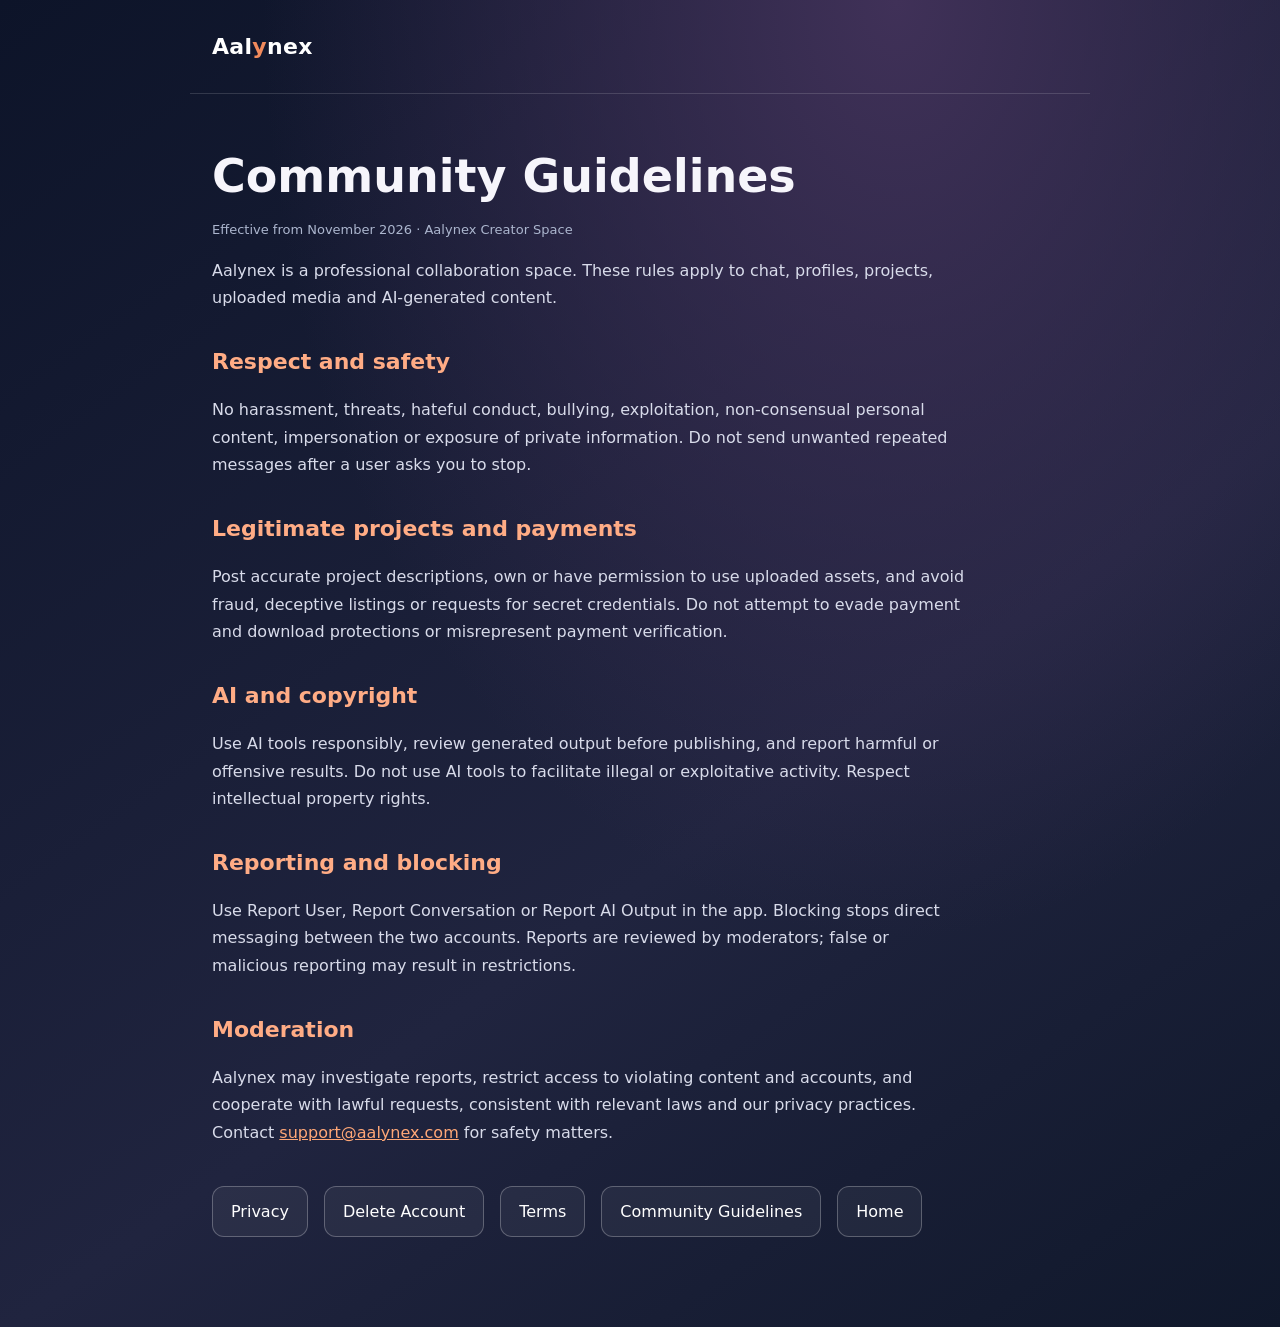
<file: community-guidelines.html>
<!doctype html><html lang="en"><head><meta charset="utf-8"><meta name="viewport" content="width=device-width,initial-scale=1"><title>Community Guidelines | Aalynex</title><meta name="description" content="Aalynex policies and account information"><style>
:root{color-scheme:dark}*{box-sizing:border-box}body{margin:0;background:radial-gradient(ellipse at 70% 0%,#403158 0%,transparent 50%),linear-gradient(145deg,#0d1429,#20243f 60%,#10182b);color:#f6f5fb;font:16px/1.7 system-ui,-apple-system,Segoe UI,sans-serif;min-height:100vh}a{color:#ffa777}a:hover{color:#ffc8ab}.top{max-width:900px;margin:auto;padding:28px 22px;border-bottom:1px solid #ffffff24}.logo{color:#fff;font-size:22px;font-weight:800;letter-spacing:.3px;text-decoration:none}.logo i{color:#f18a5c;font-style:normal}main{max-width:900px;margin:auto;padding:55px 22px 90px}h1{font-size:clamp(30px,5vw,46px);line-height:1.2;margin:0 0 14px}h2{font-size:22px;margin:32px 0 10px;color:#ffac85}p,li{color:#d8dbea}p{max-width:74ch}.summary{border:1px solid #ffffff35;background:#ffffff0b;padding:20px;border-radius:18px;margin:25px 0}.links{display:flex;flex-wrap:wrap;gap:16px;margin-top:40px}.pill,.primary{display:inline-block;border:1px solid #ffffff42;border-radius:12px;padding:11px 18px;text-decoration:none;color:#fff;background:#ffffff0d}.primary{background:linear-gradient(110deg,#ff996a,#d96746);border:0;color:#11172b;font-weight:800;cursor:pointer}label{display:block;font-weight:700;margin:17px 0 6px}input,textarea,select{display:block;width:100%;background:#0f1830;color:#fff;border:1px solid #ffffff70;border-radius:10px;padding:13px;font:inherit}button:disabled{opacity:.5}fieldset{border:0;padding:0;margin:0}.notice{padding:12px;border-left:3px solid #ffa777;color:#fff;background:#ffffff12;margin:20px 0}.secondary{color:#acb6ce;font-size:13px}.sr-only{position:absolute;clip-path:inset(50%);width:1px;height:1px;overflow:hidden}
</style></head><body><header class="top"><a class="logo" href="/">Aal<i>y</i>nex</a></header><main><h1>Community Guidelines</h1><p class="secondary">Effective from November 2026 · Aalynex Creator Space</p><p>Aalynex is a professional collaboration space. These rules apply to chat, profiles, projects, uploaded media and AI-generated content.</p>
<h2>Respect and safety</h2><p>No harassment, threats, hateful conduct, bullying, exploitation, non-consensual personal content, impersonation or exposure of private information. Do not send unwanted repeated messages after a user asks you to stop.</p>
<h2>Legitimate projects and payments</h2><p>Post accurate project descriptions, own or have permission to use uploaded assets, and avoid fraud, deceptive listings or requests for secret credentials. Do not attempt to evade payment and download protections or misrepresent payment verification.</p>
<h2>AI and copyright</h2><p>Use AI tools responsibly, review generated output before publishing, and report harmful or offensive results. Do not use AI tools to facilitate illegal or exploitative activity. Respect intellectual property rights.</p>
<h2>Reporting and blocking</h2><p>Use Report User, Report Conversation or Report AI Output in the app. Blocking stops direct messaging between the two accounts. Reports are reviewed by moderators; false or malicious reporting may result in restrictions.</p>
<h2>Moderation</h2><p>Aalynex may investigate reports, restrict access to violating content and accounts, and cooperate with lawful requests, consistent with relevant laws and our privacy practices. Contact <a href="mailto:support@aalynex.com">support@aalynex.com</a> for safety matters.</p><nav class="links" aria-label="Policy links"><a class="pill" href="/privacy.html">Privacy</a><a class="pill" href="/delete-account.html">Delete Account</a><a class="pill" href="/terms.html">Terms</a><a class="pill" href="/community-guidelines.html">Community Guidelines</a><a class="pill" href="/">Home</a></nav></main></body></html>
</file>
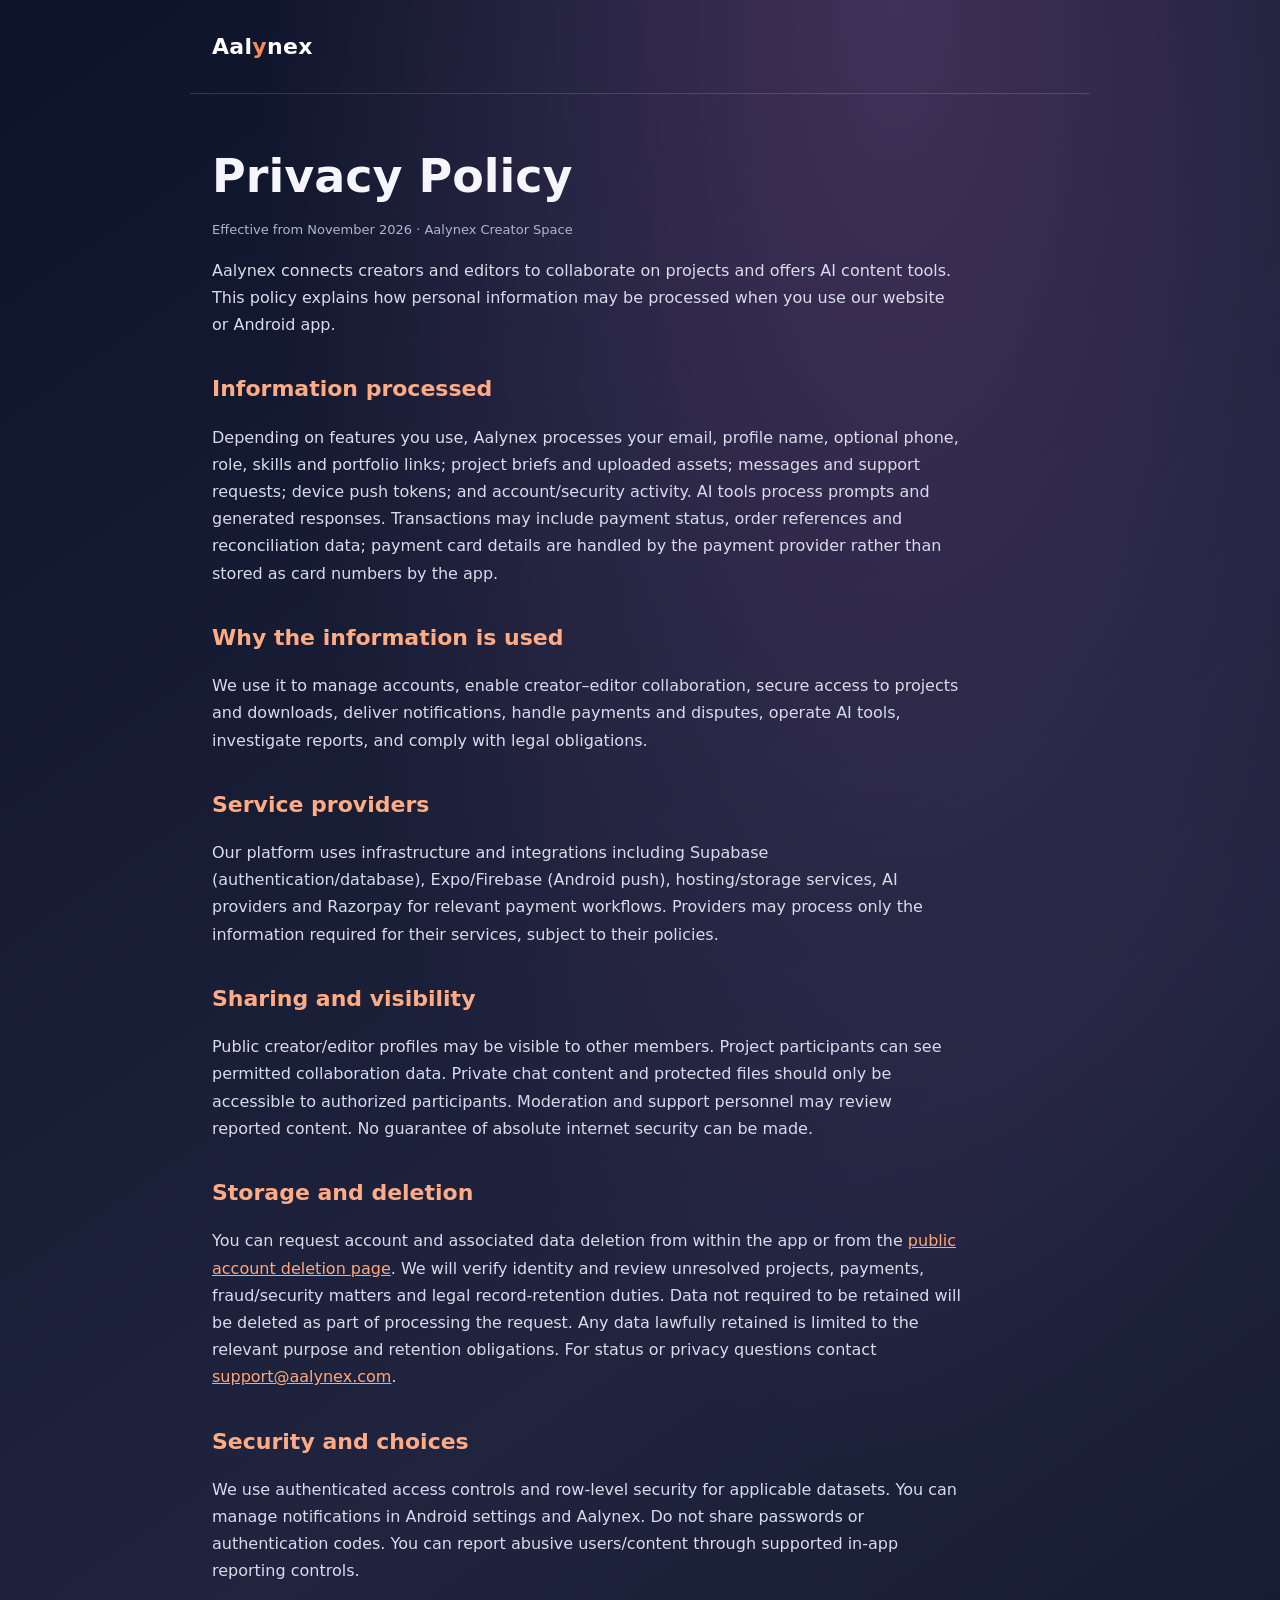
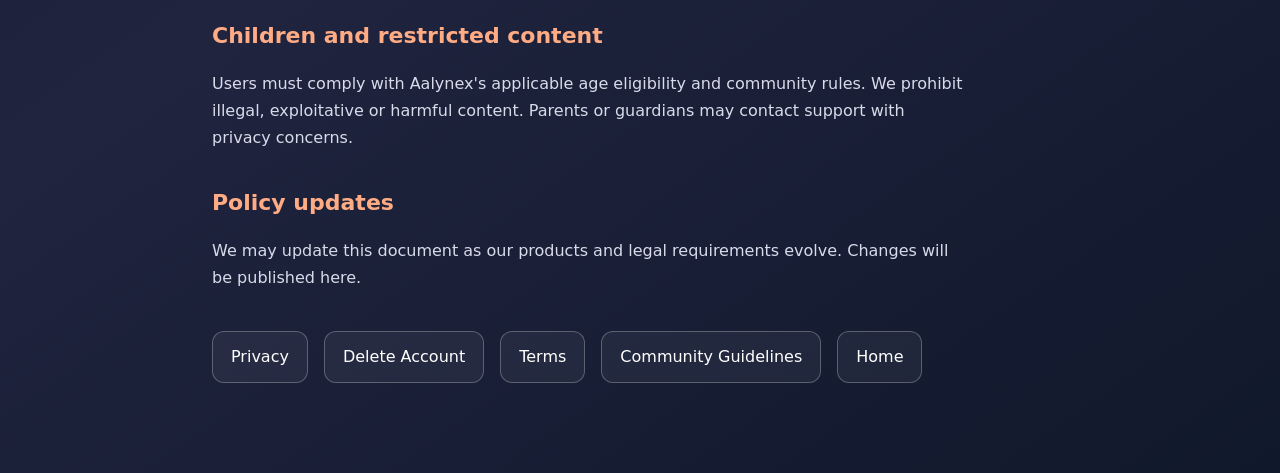
<file: privacy.html>
<!doctype html><html lang="en"><head><meta charset="utf-8"><meta name="viewport" content="width=device-width,initial-scale=1"><title>Privacy Policy | Aalynex</title><meta name="description" content="Aalynex policies and account information"><style>
:root{color-scheme:dark}*{box-sizing:border-box}body{margin:0;background:radial-gradient(ellipse at 70% 0%,#403158 0%,transparent 50%),linear-gradient(145deg,#0d1429,#20243f 60%,#10182b);color:#f6f5fb;font:16px/1.7 system-ui,-apple-system,Segoe UI,sans-serif;min-height:100vh}a{color:#ffa777}a:hover{color:#ffc8ab}.top{max-width:900px;margin:auto;padding:28px 22px;border-bottom:1px solid #ffffff24}.logo{color:#fff;font-size:22px;font-weight:800;letter-spacing:.3px;text-decoration:none}.logo i{color:#f18a5c;font-style:normal}main{max-width:900px;margin:auto;padding:55px 22px 90px}h1{font-size:clamp(30px,5vw,46px);line-height:1.2;margin:0 0 14px}h2{font-size:22px;margin:32px 0 10px;color:#ffac85}p,li{color:#d8dbea}p{max-width:74ch}.summary{border:1px solid #ffffff35;background:#ffffff0b;padding:20px;border-radius:18px;margin:25px 0}.links{display:flex;flex-wrap:wrap;gap:16px;margin-top:40px}.pill,.primary{display:inline-block;border:1px solid #ffffff42;border-radius:12px;padding:11px 18px;text-decoration:none;color:#fff;background:#ffffff0d}.primary{background:linear-gradient(110deg,#ff996a,#d96746);border:0;color:#11172b;font-weight:800;cursor:pointer}label{display:block;font-weight:700;margin:17px 0 6px}input,textarea,select{display:block;width:100%;background:#0f1830;color:#fff;border:1px solid #ffffff70;border-radius:10px;padding:13px;font:inherit}button:disabled{opacity:.5}fieldset{border:0;padding:0;margin:0}.notice{padding:12px;border-left:3px solid #ffa777;color:#fff;background:#ffffff12;margin:20px 0}.secondary{color:#acb6ce;font-size:13px}.sr-only{position:absolute;clip-path:inset(50%);width:1px;height:1px;overflow:hidden}
</style></head><body><header class="top"><a class="logo" href="/">Aal<i>y</i>nex</a></header><main><h1>Privacy Policy</h1><p class="secondary">Effective from November 2026 · Aalynex Creator Space</p><p>Aalynex connects creators and editors to collaborate on projects and offers AI content tools. This policy explains how personal information may be processed when you use our website or Android app.</p>
<h2>Information processed</h2><p>Depending on features you use, Aalynex processes your email, profile name, optional phone, role, skills and portfolio links; project briefs and uploaded assets; messages and support requests; device push tokens; and account/security activity. AI tools process prompts and generated responses. Transactions may include payment status, order references and reconciliation data; payment card details are handled by the payment provider rather than stored as card numbers by the app.</p>
<h2>Why the information is used</h2><p>We use it to manage accounts, enable creator–editor collaboration, secure access to projects and downloads, deliver notifications, handle payments and disputes, operate AI tools, investigate reports, and comply with legal obligations.</p>
<h2>Service providers</h2><p>Our platform uses infrastructure and integrations including Supabase (authentication/database), Expo/Firebase (Android push), hosting/storage services, AI providers and Razorpay for relevant payment workflows. Providers may process only the information required for their services, subject to their policies.</p>
<h2>Sharing and visibility</h2><p>Public creator/editor profiles may be visible to other members. Project participants can see permitted collaboration data. Private chat content and protected files should only be accessible to authorized participants. Moderation and support personnel may review reported content. No guarantee of absolute internet security can be made.</p>
<h2>Storage and deletion</h2><p>You can request account and associated data deletion from within the app or from the <a href="/delete-account.html">public account deletion page</a>. We will verify identity and review unresolved projects, payments, fraud/security matters and legal record-retention duties. Data not required to be retained will be deleted as part of processing the request. Any data lawfully retained is limited to the relevant purpose and retention obligations. For status or privacy questions contact <a href="mailto:support@aalynex.com">support@aalynex.com</a>.</p>
<h2>Security and choices</h2><p>We use authenticated access controls and row-level security for applicable datasets. You can manage notifications in Android settings and Aalynex. Do not share passwords or authentication codes. You can report abusive users/content through supported in-app reporting controls.</p>
<h2>Children and restricted content</h2><p>Users must comply with Aalynex's applicable age eligibility and community rules. We prohibit illegal, exploitative or harmful content. Parents or guardians may contact support with privacy concerns.</p>
<h2>Policy updates</h2><p>We may update this document as our products and legal requirements evolve. Changes will be published here.</p><nav class="links" aria-label="Policy links"><a class="pill" href="/privacy.html">Privacy</a><a class="pill" href="/delete-account.html">Delete Account</a><a class="pill" href="/terms.html">Terms</a><a class="pill" href="/community-guidelines.html">Community Guidelines</a><a class="pill" href="/">Home</a></nav></main></body></html>
</file>
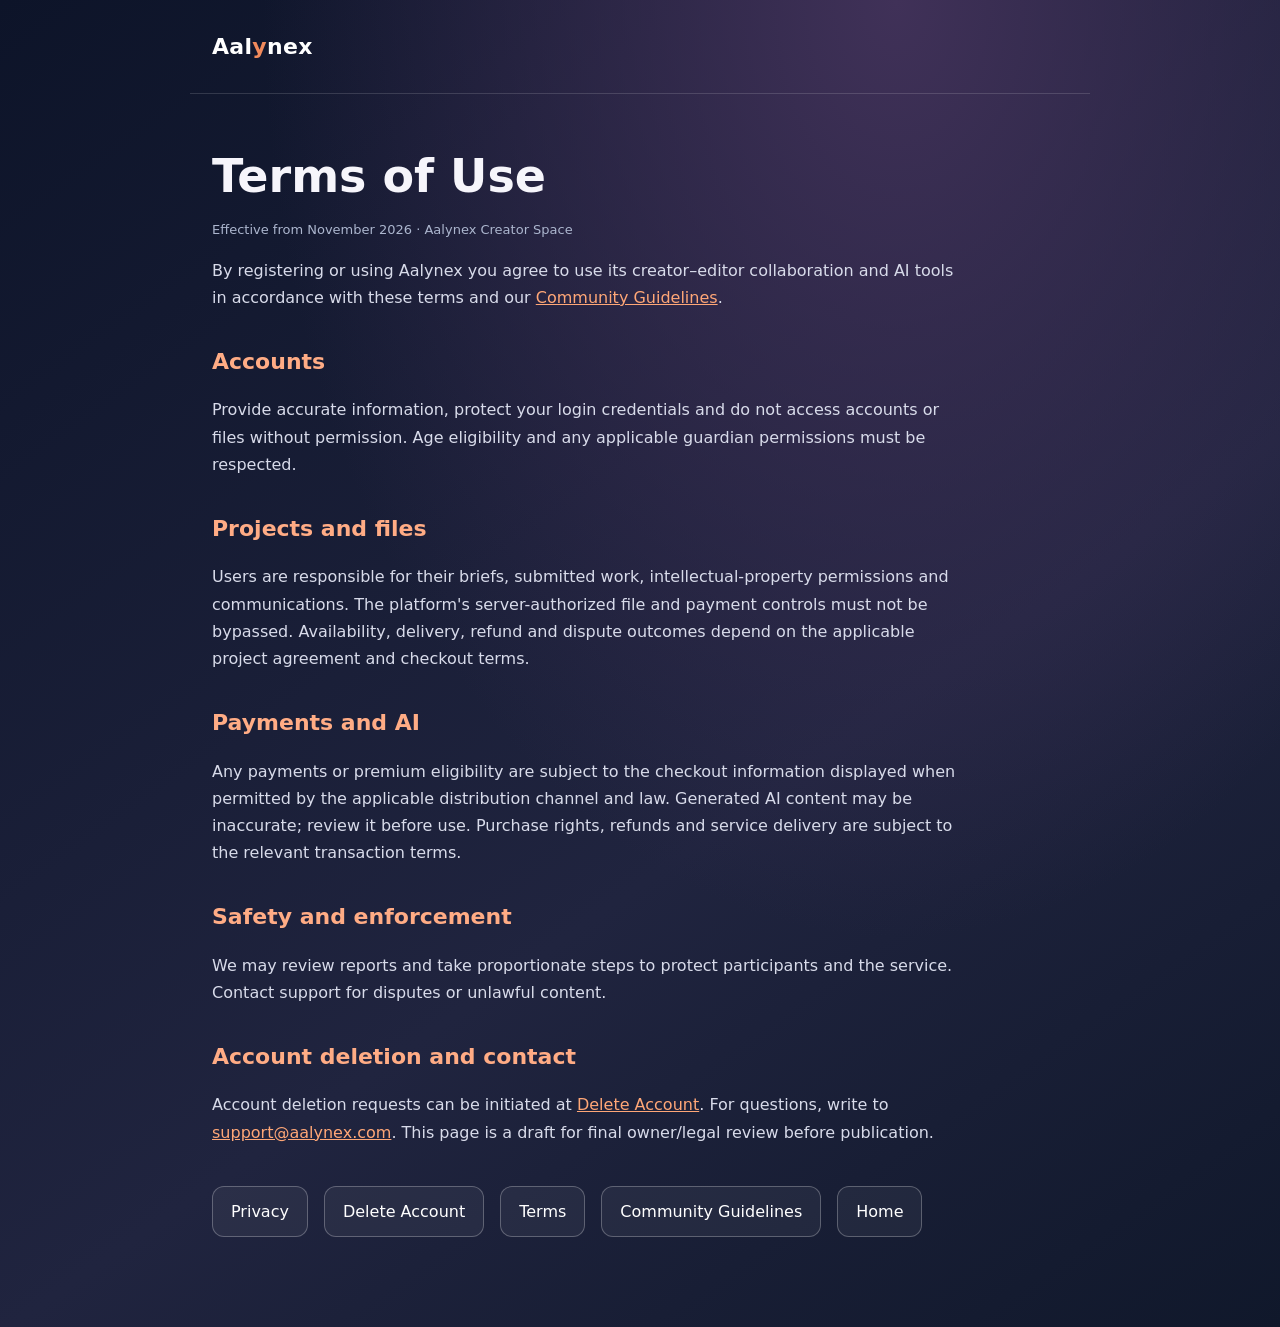
<file: terms.html>
<!doctype html><html lang="en"><head><meta charset="utf-8"><meta name="viewport" content="width=device-width,initial-scale=1"><title>Terms of Use | Aalynex</title><meta name="description" content="Aalynex policies and account information"><style>
:root{color-scheme:dark}*{box-sizing:border-box}body{margin:0;background:radial-gradient(ellipse at 70% 0%,#403158 0%,transparent 50%),linear-gradient(145deg,#0d1429,#20243f 60%,#10182b);color:#f6f5fb;font:16px/1.7 system-ui,-apple-system,Segoe UI,sans-serif;min-height:100vh}a{color:#ffa777}a:hover{color:#ffc8ab}.top{max-width:900px;margin:auto;padding:28px 22px;border-bottom:1px solid #ffffff24}.logo{color:#fff;font-size:22px;font-weight:800;letter-spacing:.3px;text-decoration:none}.logo i{color:#f18a5c;font-style:normal}main{max-width:900px;margin:auto;padding:55px 22px 90px}h1{font-size:clamp(30px,5vw,46px);line-height:1.2;margin:0 0 14px}h2{font-size:22px;margin:32px 0 10px;color:#ffac85}p,li{color:#d8dbea}p{max-width:74ch}.summary{border:1px solid #ffffff35;background:#ffffff0b;padding:20px;border-radius:18px;margin:25px 0}.links{display:flex;flex-wrap:wrap;gap:16px;margin-top:40px}.pill,.primary{display:inline-block;border:1px solid #ffffff42;border-radius:12px;padding:11px 18px;text-decoration:none;color:#fff;background:#ffffff0d}.primary{background:linear-gradient(110deg,#ff996a,#d96746);border:0;color:#11172b;font-weight:800;cursor:pointer}label{display:block;font-weight:700;margin:17px 0 6px}input,textarea,select{display:block;width:100%;background:#0f1830;color:#fff;border:1px solid #ffffff70;border-radius:10px;padding:13px;font:inherit}button:disabled{opacity:.5}fieldset{border:0;padding:0;margin:0}.notice{padding:12px;border-left:3px solid #ffa777;color:#fff;background:#ffffff12;margin:20px 0}.secondary{color:#acb6ce;font-size:13px}.sr-only{position:absolute;clip-path:inset(50%);width:1px;height:1px;overflow:hidden}
</style></head><body><header class="top"><a class="logo" href="/">Aal<i>y</i>nex</a></header><main><h1>Terms of Use</h1><p class="secondary">Effective from November 2026 · Aalynex Creator Space</p><p>By registering or using Aalynex you agree to use its creator–editor collaboration and AI tools in accordance with these terms and our <a href="/community-guidelines.html">Community Guidelines</a>.</p>
<h2>Accounts</h2><p>Provide accurate information, protect your login credentials and do not access accounts or files without permission. Age eligibility and any applicable guardian permissions must be respected.</p>
<h2>Projects and files</h2><p>Users are responsible for their briefs, submitted work, intellectual-property permissions and communications. The platform's server-authorized file and payment controls must not be bypassed. Availability, delivery, refund and dispute outcomes depend on the applicable project agreement and checkout terms.</p>
<h2>Payments and AI</h2><p>Any payments or premium eligibility are subject to the checkout information displayed when permitted by the applicable distribution channel and law. Generated AI content may be inaccurate; review it before use. Purchase rights, refunds and service delivery are subject to the relevant transaction terms.</p>
<h2>Safety and enforcement</h2><p>We may review reports and take proportionate steps to protect participants and the service. Contact support for disputes or unlawful content.</p>
<h2>Account deletion and contact</h2><p>Account deletion requests can be initiated at <a href="/delete-account.html">Delete Account</a>. For questions, write to <a href="mailto:support@aalynex.com">support@aalynex.com</a>. This page is a draft for final owner/legal review before publication.</p><nav class="links" aria-label="Policy links"><a class="pill" href="/privacy.html">Privacy</a><a class="pill" href="/delete-account.html">Delete Account</a><a class="pill" href="/terms.html">Terms</a><a class="pill" href="/community-guidelines.html">Community Guidelines</a><a class="pill" href="/">Home</a></nav></main></body></html>
</file>
